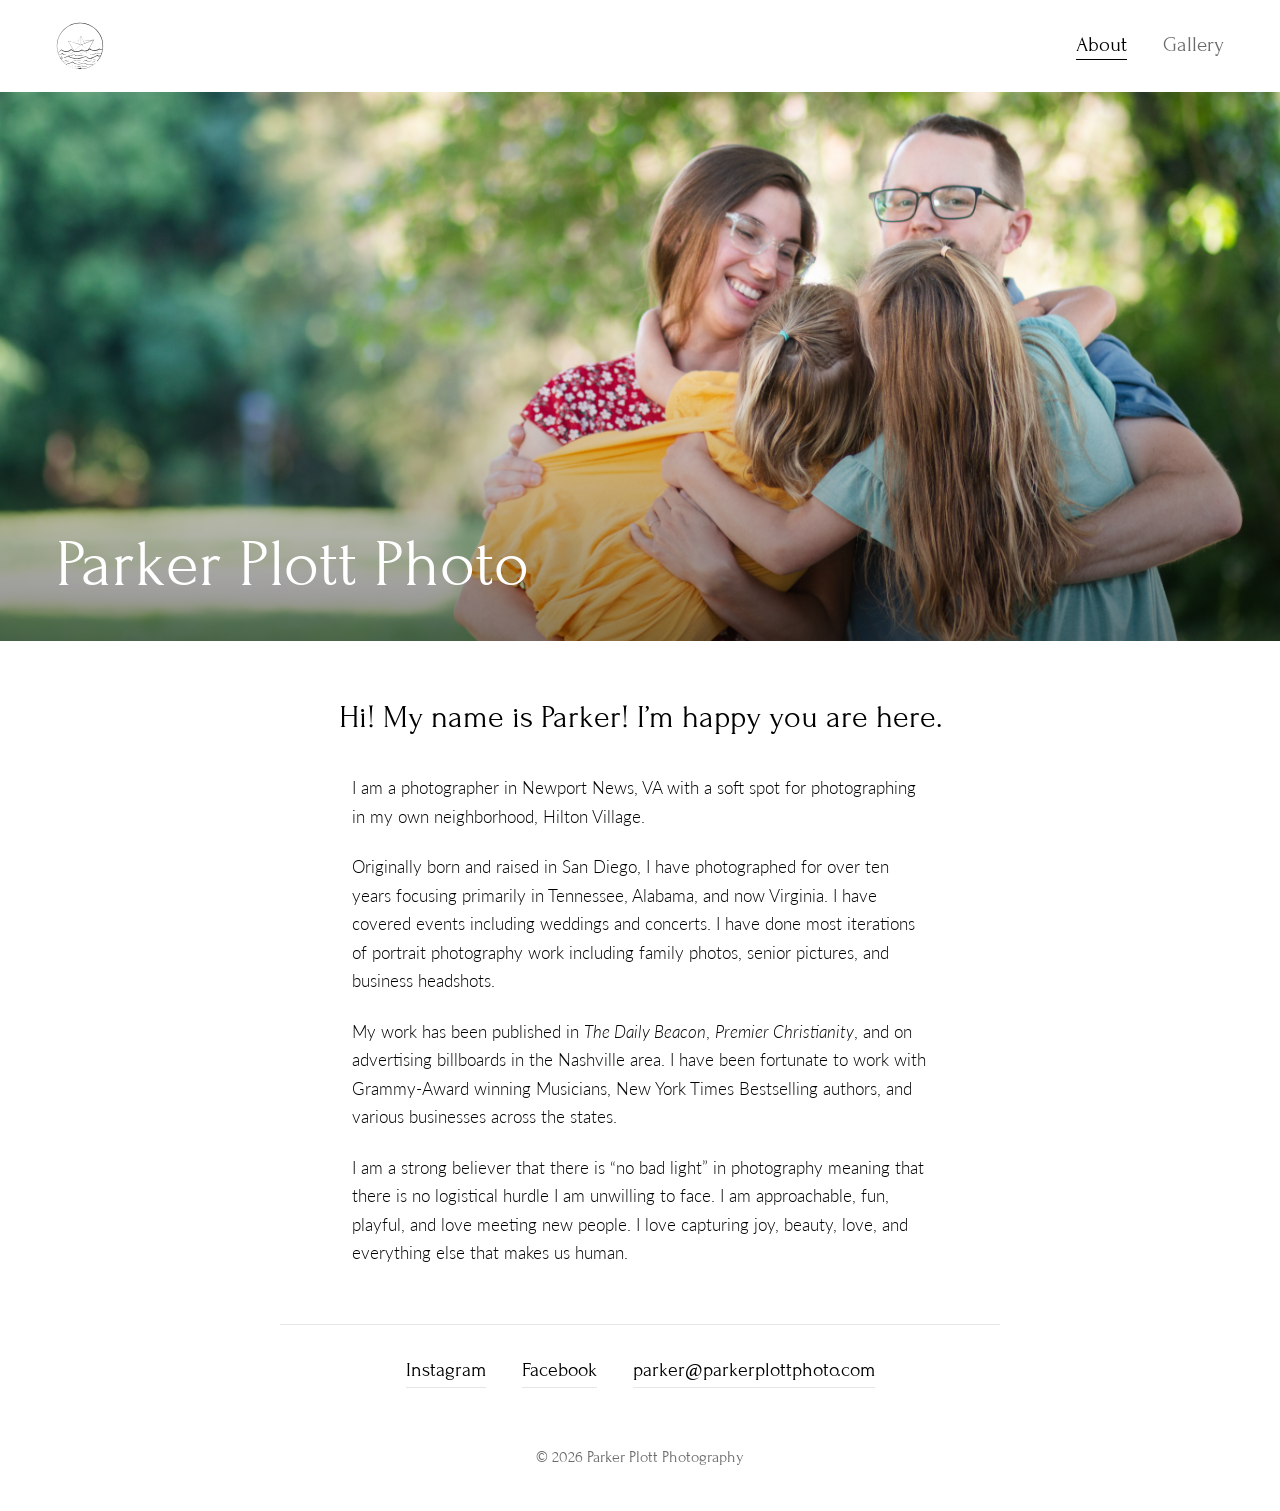
<file: index.html>
<!DOCTYPE html>
<html lang="en">
<head>
<meta charset="UTF-8">
<meta name="viewport" content="width=device-width, initial-scale=1">
<title>About | Parker Plott Photo</title>
<meta name="description" content="Lorem ipsum dolor sit amet, consectetur adipiscing elit.">
<link rel="preconnect" href="https://fonts.googleapis.com">
<link rel="preconnect" href="https://fonts.gstatic.com" crossorigin>
<link href="https://fonts.googleapis.com/css2?family=Forum&family=Lato:wght@300;400;700&display=swap" rel="stylesheet">
<link rel="stylesheet" href="style.css">
</head>
<body>

<header>
  <!-- Logo placeholder: swap the word for <img src="images/logo.svg" alt="Lorem Ipsum"> -->
  <a class="logo" href="index.html" aria-label="Home">
    <img src="images/logo2.svg" alt="Parker Plott Photo" height="48">
    </a>
  <nav>
    <a href="index.html" aria-current="page">About</a>
    <a href="gallery.html">Gallery</a>
  </nav>
</header>

<!-- Full-width picture: add a file at images/about-hero.jpg (about 2400px wide). Gray shows until then. -->
<div class="hero">
  <img src="images/about-hero.jpg" alt="Parker Plott Photo" onerror="this.remove()">
  <h1 class="hero-title">Parker Plott Photo</h1>
</div>

<main class="about">
  <p class="tagline">Hi! My name is Parker! I’m happy you are here. </p>

  <div class="bio">
    <p>I am a photographer in Newport News, VA with a soft spot for photographing in my own neighborhood, Hilton Village. </p>
    <p>Originally born and raised in San Diego, I have photographed for over ten years focusing primarily in Tennessee, Alabama, and now Virginia.  I have covered events including weddings and concerts. I have done most iterations of portrait photography work including family photos, senior pictures, and business headshots. </p>
    <p>My work has been published in <cite>The Daily Beacon</cite>, <cite>Premier Christianity</cite>, and on advertising billboards in the Nashville area. I have been fortunate to work with Grammy-Award winning Musicians, New York Times Bestselling authors, and various businesses across the states. </p>
    <p>I am a strong believer that there is “no bad light” in photography meaning that there is no logistical hurdle I am unwilling to face. I am approachable, fun, playful, and love meeting new people. I love capturing joy, beauty, love, and everything else that makes us human. </p>
  </div>

  <div class="contact">
    <a href="https://instagram.com/parkerplottphoto" target="_blank" rel="noopener">Instagram</a>
    <a href="https://facebook.com/parkerinnissphoto" target="_blank" rel="noopener">Facebook</a>
    <a href="mailto:parker@parkerplottphoto.com">parker@parkerplottphoto.com</a>
  </div>
</main>

<footer>© 2026 Parker Plott Photography</footer>

</body>
</html>
</file>
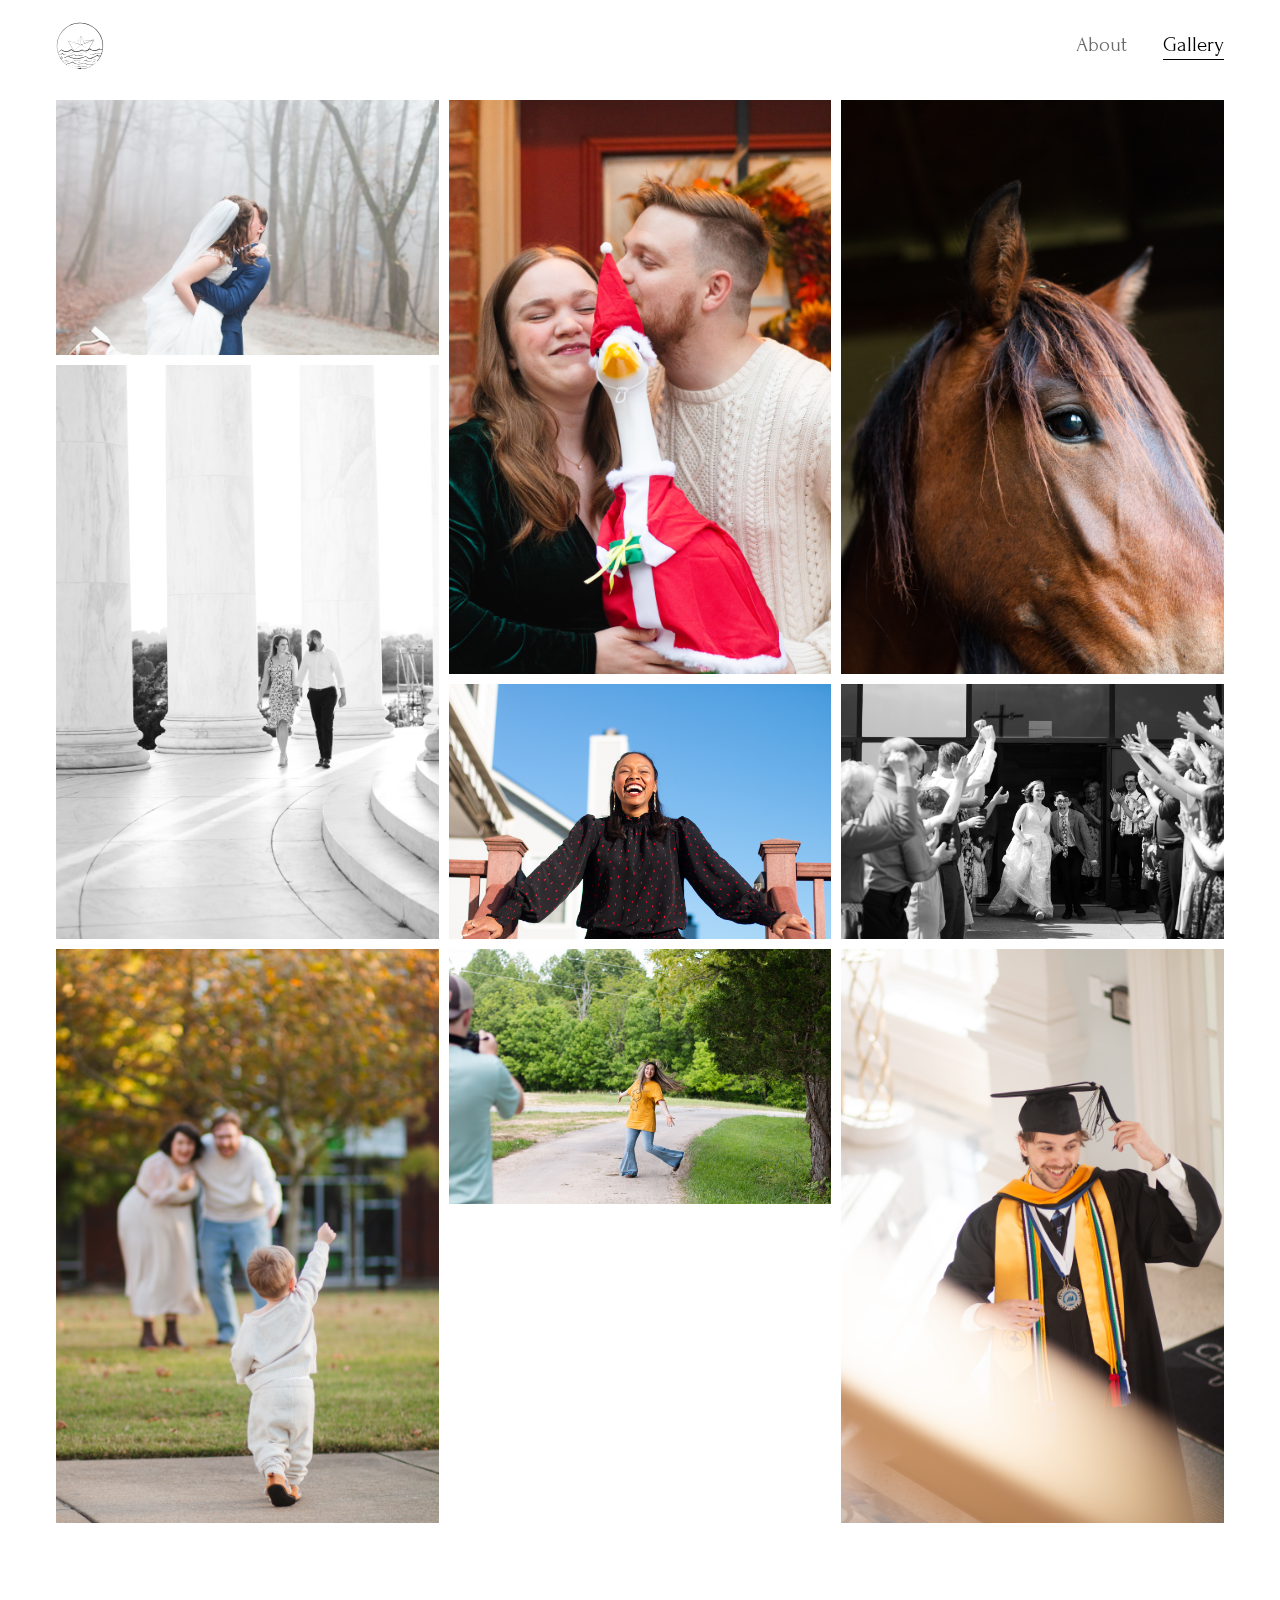
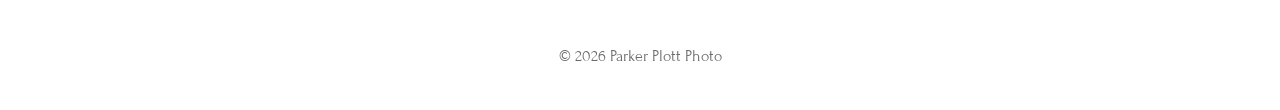
<file: gallery.html>
<!DOCTYPE html>
<html lang="en">
<head>
<meta charset="UTF-8">
<meta name="viewport" content="width=device-width, initial-scale=1">
<title>Gallery | Lorem Ipsum Photography</title>
<meta name="description" content="Lorem ipsum dolor sit amet.">
<link rel="preconnect" href="https://fonts.googleapis.com">
<link rel="preconnect" href="https://fonts.gstatic.com" crossorigin>
<link href="https://fonts.googleapis.com/css2?family=Forum&family=Lato:wght@300;400;700&display=swap" rel="stylesheet">
<link rel="stylesheet" href="style.css">
</head>
<body>

<header>
  <a class="logo" href="index.html" aria-label="Home">
    <img src="images/logo2.svg" alt="Parker Plott Photo" height="48">
  </a>
  <nav>
    <a href="index.html">About</a>
    <a href="gallery.html" aria-current="page">Gallery</a>
  </nav>
</header>

<!--
  Each photo is one <a> with one <img>.
  href = full-size image (lightbox), src = thumbnail (~600px wide),
  width/height = real pixel dimensions or ratio (e.g. 3 and 2), data-caption = lightbox text.
  Gray placeholders show until the files exist.
-->
<main class="gallery" id="gallery">
  <a class="item" href="images/full/wedding.jpg" data-caption="<!--Placeholder--> ">
    <img src="images/full/wedding.jpg" width="800" height="533" alt="<!--Placeholder-->" loading="lazy"></a>
  <a class="item" href="images/full/Families.jpg" data-caption="<!--Placeholder-->">
    <img src="images/full/Families.jpg" width="3648" height="5472" alt="<!--Placeholder-->t" loading="lazy"></a>
  <a class="item" href="images/full/Family-walking.jpg" data-caption="Consectetur, Dolor, 2026">
    <img src="images/full/Family-walking.jpg" width="3515" height="5272" alt="<!--Placeholder-->" loading="lazy"></a> 
  <a class="item" href="images/full/couple.jpg" data-caption="<!--Placeholder-->">
    <img src="images/full/couple.jpg" width="3648" height="5472" alt="<!--Placeholder-->" loading="lazy"></a>
  <a class="item" href="images/full/author.jpg" data-caption="<!--Placeholder-->">
    <img src="images/full/author.jpg" width="5180" height="3453" alt="<!--Placeholder-->" loading="lazy"></a>
  <a class="item" href="images/full/singer.jpg" data-caption="<!--Placeholder-->">
    <img src="images/full/singer.jpg" width="5472" height="3648" alt="<!--Placeholder-->" loading="lazy"></a>
  <a class="item" href="images/full/animal.jpg" data-caption="<!--Placeholder-->">
    <img src="images/full/animal.jpg" width="3648" height="5472" alt="<!--Placeholder-->" loading="lazy"></a>
  <a class="item" href="images/full/wedding_bw.jpg" data-caption="<!--Placeholder-->">
    <img src="images/full/wedding_bw.jpg" width="5345" height="3563" alt="<!--Placeholder-->" loading="lazy"></a>
  <a class="item" href="images/full/graduation.jpg" data-caption="<!--Placeholder-->">
    <img src="images/full/graduation.jpg" width="3648" height="5472" alt="Aliqua enim" loading="lazy"></a> 
</main>

<footer>© 2026 Parker Plott Photo</footer>

<dialog class="lb" id="lb" aria-label="Photo viewer">
  <button class="lb-close" aria-label="Close">×</button>
  <button class="lb-prev" aria-label="Previous photo">‹</button>
  <button class="lb-next" aria-label="Next photo">›</button>
  <div class="lb-stage"><img id="lb-img" alt=""></div>
  <div class="lb-bar"><span id="lb-cap"></span><span class="lb-count" id="lb-count"></span></div>
</dialog>

<script>
(function () {
  var items = Array.prototype.slice.call(document.querySelectorAll('#gallery .item'));

  /* Gray placeholder shown when an image file is missing */
  var tones = ['#e4e3df', '#dcdbd6', '#e9e8e4', '#d6d5d0'];
  function ph(w, h, n, big) {
    var W = big ? 1600 : 600, H = Math.round(W * h / w);
    var svg = '<svg xmlns="http://www.w3.org/2000/svg" width="' + W + '" height="' + H + '" viewBox="0 0 ' + W + ' ' + H + '">' +
      '<rect width="100%" height="100%" fill="' + tones[n % tones.length] + '"/>' +
      '<text x="50%" y="50%" fill="#8b8b86" font-family="Helvetica,Arial,sans-serif" font-size="' + W / 24 +
      '" text-anchor="middle" dominant-baseline="middle">' + (n + 1) + '</text></svg>';
    return 'data:image/svg+xml;charset=utf-8,' + encodeURIComponent(svg);
  }

  function dims(img) { return [+img.getAttribute('width') || 3, +img.getAttribute('height') || 2]; }

  items.forEach(function (a, i) {
    var img = a.querySelector('img'), d = dims(img);
    img.addEventListener('error', function () { img.onerror = null; img.src = ph(d[0], d[1], i, false); });
    a.addEventListener('click', function (e) { e.preventDefault(); open(i); });
  });

  /* Lightbox */
  var lb = document.getElementById('lb'), big = document.getElementById('lb-img');
  var cap = document.getElementById('lb-cap'), count = document.getElementById('lb-count');
  var cur = 0;

  function show(i) {
    cur = (i + items.length) % items.length;
    var a = items[cur], t = a.querySelector('img'), d = dims(t);
    big.onerror = function () { big.onerror = null; big.src = ph(d[0], d[1], cur, true); };
    big.src = a.getAttribute('href');
    big.alt = t.alt;
    cap.textContent = a.dataset.caption || '';
    count.textContent = (cur + 1) + ' / ' + items.length;
  }
  function open(i) { show(i); if (!lb.open) lb.showModal(); }
  function close() { lb.close(); }

  lb.querySelector('.lb-close').onclick = close;
  lb.querySelector('.lb-prev').onclick = function () { show(cur - 1); };
  lb.querySelector('.lb-next').onclick = function () { show(cur + 1); };
  lb.addEventListener('click', function (e) { if (e.target === lb || e.target.classList.contains('lb-stage')) close(); });
  lb.addEventListener('keydown', function (e) {
    if (e.key === 'ArrowLeft') show(cur - 1);
    if (e.key === 'ArrowRight') show(cur + 1);
  });
  var x0 = null;
  lb.addEventListener('touchstart', function (e) { x0 = e.touches[0].clientX; }, { passive: true });
  lb.addEventListener('touchend', function (e) {
    if (x0 === null) return;
    var dx = e.changedTouches[0].clientX - x0;
    if (Math.abs(dx) > 50) show(cur + (dx < 0 ? 1 : -1));
    x0 = null;
  });
})();
</script>
</body>
</html>
</file>
<file: style.css>
:root {
  --paper: #ffffff;
  --ink: #000000;
  --mute: #6b6b6b;
  --line: #e6e6e6;
  --gap: 10px;
  --pad: clamp(20px, 4.5vw, 56px);
  --serif: "Forum", Georgia, "Times New Roman", serif;
  --sans: "Lato", "Helvetica Neue", Helvetica, Arial, sans-serif;
}
* { box-sizing: border-box; margin: 0; padding: 0; }
html { background: var(--paper); }
body { font-family: var(--sans); font-weight: 300; color: var(--ink); background: var(--paper); line-height: 1.7; }
a { color: inherit; }
:focus-visible { outline: 2px solid var(--ink); outline-offset: 3px; }

/* ---------- Header ---------- */
header { display: flex; justify-content: space-between; align-items: center; padding: 22px var(--pad); }
/* Logo placeholder: replace the text with <img src="images/logo.svg" alt="Lorem Ipsum"> */
.logo { display: block; text-decoration: none; }
.logo img { display: block; height: 48px; width: auto; }
nav a {
  text-decoration: none; margin-left: 32px; font-family: var(--serif);
  font-size: 1.3rem; color: var(--mute); padding-bottom: 2px; border-bottom: 1px solid transparent;
}
nav a:hover, nav a[aria-current] { color: var(--ink); }
nav a[aria-current] { border-color: var(--ink); }

/* ---------- About ---------- */
/* Full-width picture with white title at bottom left. Add images/about-hero.jpg */
.hero { position: relative; width: 100%; aspect-ratio: 21 / 9; min-height: 260px; background: #a8a7a2; overflow: hidden; }
.hero img { position: absolute; inset: 0; width: 100%; height: 100%; object-fit: cover; display: block; }
.hero::after { content: ""; position: absolute; inset: 0; background: linear-gradient(to top, rgba(0,0,0,.45), rgba(0,0,0,0) 55%); }
.hero-title {
  position: absolute; z-index: 1; left: var(--pad); bottom: clamp(18px, 3.5vw, 40px);
  color: #fff; font-family: var(--serif); font-weight: 300; line-height: 1.05;
  font-size: clamp(2.2rem, 5.5vw, 4.2rem);
}
.about { padding: 0 var(--pad); }
.tagline {
  text-align: center; font-family: var(--serif); font-weight: 400;
  font-size: clamp(1.4rem, 3vw, 2rem); line-height: 1.3; max-width: 26em; margin: 56px auto 36px;
}
.bio { max-width: 36em; margin: 0 auto; }
.bio p { margin-bottom: 1.3em; font-size: 1.05rem; }
.contact {
  max-width: 36em; margin: 56px auto 0; padding-top: 28px; border-top: 1px solid var(--line);
  display: flex; justify-content: center; gap: 36px; flex-wrap: wrap;
  font-family: var(--serif); font-size: 1.25rem;
}
.contact a { text-decoration: none; border-bottom: 1px solid var(--line); }
.contact a:hover { border-color: var(--ink); }
footer { padding: 56px var(--pad) 40px; color: var(--mute); font-family: var(--serif); font-size: 1rem; text-align: center; }

/* ---------- Gallery (masonry: CSS columns, photos keep their own proportions) ---------- */
.gallery { padding: 8px var(--pad) 64px; column-count: 3; column-gap: var(--gap); }
.item { display: block; cursor: zoom-in; overflow: hidden; break-inside: avoid; margin-bottom: var(--gap); }
.item img { display: block; width: 100%; height: auto; transition: opacity .25s; }
.item:hover img { opacity: .85; }
@media (max-width: 900px) { .gallery { column-count: 2; } }
@media (max-width: 520px) { .gallery { column-count: 1; } }

/* ---------- Lightbox ---------- */
dialog.lb { border: 0; padding: 0; width: 100vw; height: 100vh; max-width: none; max-height: none; background: #fff; color: var(--ink); }
dialog.lb::backdrop { background: transparent; }
.lb-stage { position: absolute; inset: 56px 64px 72px; display: grid; place-items: center; }
.lb-stage img { max-width: 100%; max-height: 100%; object-fit: contain; }
.lb-bar { position: absolute; left: 0; right: 0; bottom: 0; padding: 18px var(--pad); display: flex; justify-content: space-between; gap: 16px; font-size: 0.9rem; }
.lb-count { color: var(--mute); white-space: nowrap; }
.lb button { position: absolute; background: none; border: 0; cursor: pointer; color: var(--ink); font: inherit; font-size: 1.8rem; line-height: 1; padding: 12px; opacity: .5; }
.lb button:hover { opacity: 1; }
.lb-close { top: 8px; right: 12px; }
.lb-prev { left: 4px; top: 50%; transform: translateY(-50%); }
.lb-next { right: 4px; top: 50%; transform: translateY(-50%); }
@media (max-width: 600px) { .lb-stage { inset: 56px 8px 72px; } .lb-prev, .lb-next { display: none; } }
@media (prefers-reduced-motion: reduce) { .item img { transition: none; } }
</file>
